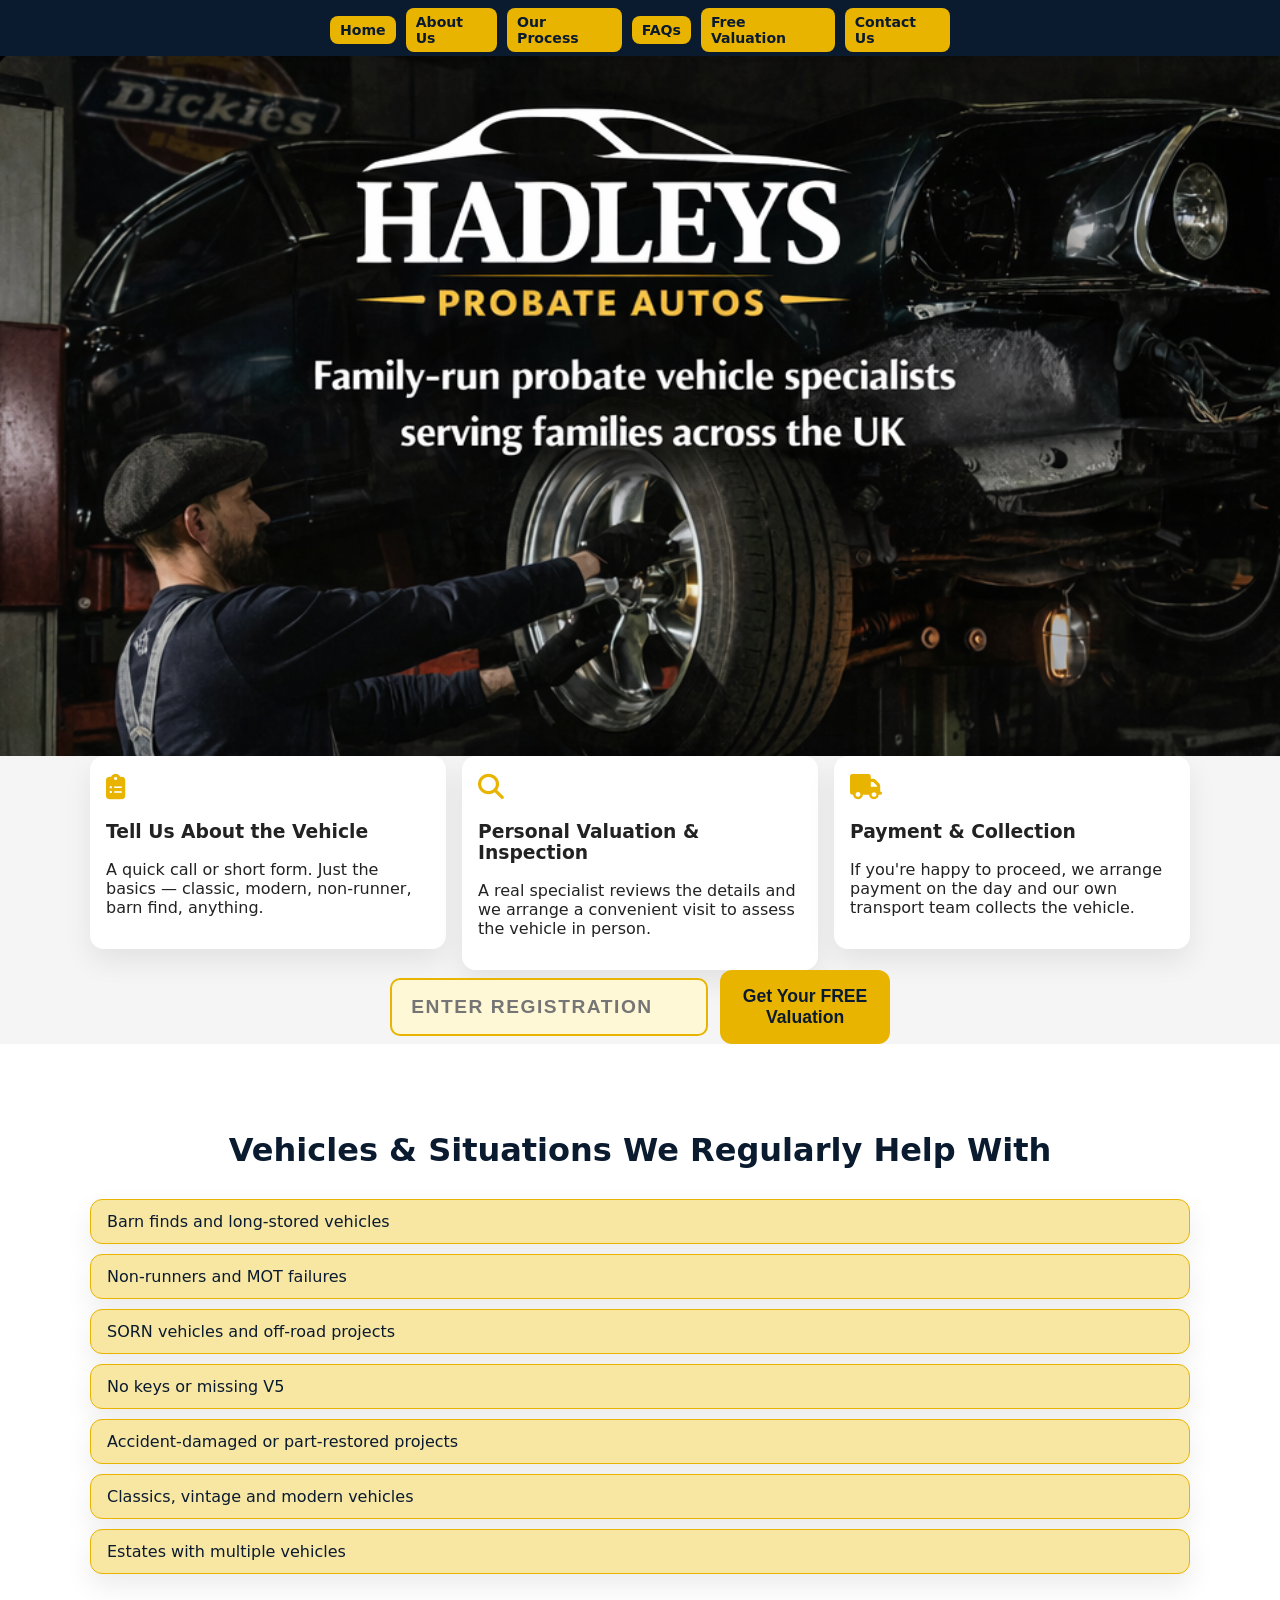
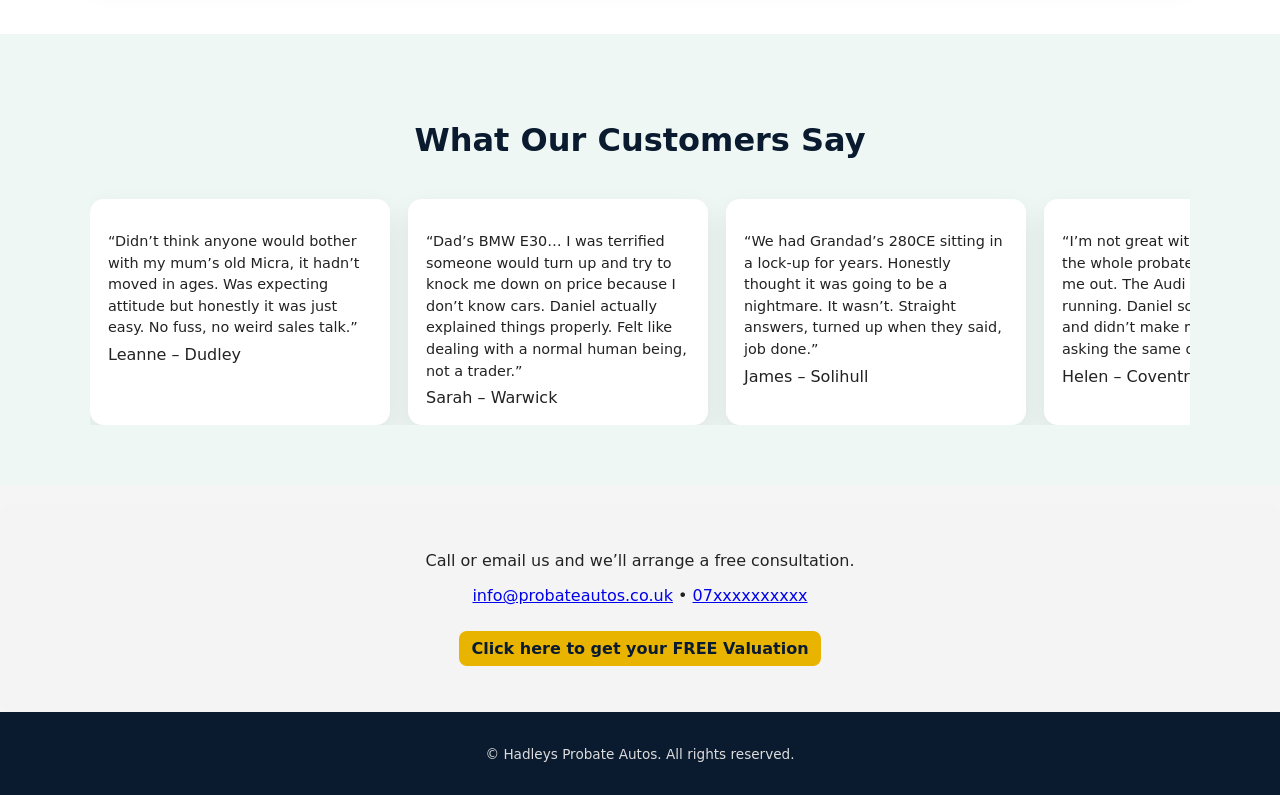
<file: index.html>
<!doctype html>
<html lang="en">
<head>
  <meta charset="UTF-8" />
  <meta name="viewport" content="width=device-width, initial-scale=1.0" />
  <meta name="google-site-verification" content="FSRG8qV-TcaPkcR6ynkp--tTQtx1Qgg_col9G17Lcns" />

  <title>Probate Vehicle Specialists | Hadleys Probate Autos</title>

  <meta name="description" content="Hadleys Probate Autos provide specialist probate vehicle valuations, inspections and nationwide collection. We buy classic, vintage and modern vehicles in any condition across the UK." />

  <link rel="canonical" href="https://probateautos.co.uk/" />

  <meta name="robots" content="index, follow" />
  <meta name="author" content="Hadleys Probate Autos" />

  <link rel="stylesheet" href="https://cdnjs.cloudflare.com/ajax/libs/font-awesome/6.5.1/css/all.min.css" />
  <link rel="stylesheet" href="css/style.css" />

  <!-- LocalBusiness Schema -->
  <script type="application/ld+json">
  {
    "@context": "https://schema.org",
    "@type": "LocalBusiness",
    "@id": "https://probateautos.co.uk/#business",
    "name": "Hadleys Probate Autos",
    "url": "https://probateautos.co.uk/",
    "description": "Specialists in probate vehicle valuations, inspections and nationwide collection. We buy classic, vintage and modern vehicles in any condition.",
    "areaServed": {
      "@type": "AdministrativeArea",
      "name": "West Midlands"
    },
    "email": "info@probateautos.co.uk",
    "telephone": "+447555068240",
    "image": "https://probateautos.co.uk/images/hero.jpg",
    "serviceArea": {
      "@type": "Country",
      "name": "United Kingdom"
    }
  }
  </script>

</head>

<body>

<nav class="nav">
  <div class="nav-inner">
    <button class="nav-toggle" aria-label="Toggle navigation">
      <i class="fa-solid fa-bars"></i>
    </button>

    <ul class="nav-menu">
      <li><a href="/">Home</a></li>
      <li><a href="/about.html">About Us</a></li>
      <li><a href="/process.html">Our Process</a></li>
      <li><a href="/faqs.html">FAQs</a></li>
      <li><a href="/valuation.html">Free Valuation</a></li>
      <li><a href="/contact.html">Contact Us</a></li>
    </ul>
  </div>
</nav>

<main>
<header id="hero" class="home-hero"></header>

<div class="hero-steps">
  <article class="hero-step">
    <div class="hero-step-icon"><i class="fa-solid fa-clipboard-list"></i></div>
    <h3>Tell Us About the Vehicle</h3>
    <p>A quick call or short form. Just the basics — classic, modern, non‑runner, barn find, anything.</p>
  </article>

  <article class="hero-step">
    <div class="hero-step-icon"><i class="fa-solid fa-magnifying-glass"></i></div>
    <h3>Personal Valuation & Inspection</h3>
    <p>A real specialist reviews the details and we arrange a convenient visit to assess the vehicle in person.</p>
  </article>

  <article class="hero-step">
    <div class="hero-step-icon"><i class="fa-solid fa-truck"></i></div>
    <h3>Payment & Collection</h3>
    <p>If you're happy to proceed, we arrange payment on the day and our own transport team collects the vehicle.</p>
  </article>
</div>


  <div class="container hero-inner">
   

    <form action="/valuation.html" method="GET" class="numberplate-form">
      <input type="text" name="reg" class="numberplate-input" placeholder="ENTER REGISTRATION" aria-label="Vehicle registration" />
      <button type="submit" class="numberplate-btn">Get Your FREE Valuation</button>
    </form>
  </div>
<section class="section section-conditions">
  <div class="container">
    <h2>Vehicles & Situations We Regularly Help With</h2>
    <ul class="conditions-list">
      <li>Barn finds and long‑stored vehicles</li>
      <li>Non‑runners and MOT failures</li>
      <li>SORN vehicles and off-road projects</li>
      <li>No keys or missing V5</li>
      <li>Accident‑damaged or part‑restored projects</li>
      <li>Classics, vintage and modern vehicles</li>
      <li>Estates with multiple vehicles</li>
    </ul>
  </div>
</section>

<section class="section section-testimonials">
  <div class="container">
    <h2>What Our Customers Say</h2>

    <div class="testimonial-slider">
<div class="testimonial-track">

  <div class="testimonial-card">
    <p>“Didn’t think anyone would bother with my mum’s old Micra, it hadn’t moved in ages. Was expecting attitude but honestly it was just easy. No fuss, no weird sales talk.”</p>
    <span>Leanne – Dudley</span>
  </div>

  <div class="testimonial-card">
    <p>“Dad’s BMW E30… I was terrified someone would turn up and try to knock me down on price because I don’t know cars. Daniel actually explained things properly. Felt like dealing with a normal human being, not a trader.”</p>
    <span>Sarah – Warwick</span>
  </div>

  <div class="testimonial-card">
    <p>“We had Grandad’s 280CE sitting in a lock‑up for years. Honestly thought it was going to be a nightmare. It wasn’t. Straight answers, turned up when they said, job done.”</p>
    <span>James – Solihull</span>
  </div>

  <div class="testimonial-card">
    <p>“I’m not great with paperwork and the whole probate thing stressed me out. The Audi 100 wasn’t even running. Daniel sorted the DVLA bit and didn’t make me feel daft for asking the same question twice.”</p>
    <span>Helen – Coventry</span>
  </div>

  <div class="testimonial-card">
    <p>“The Porsche 944 was in bits. Literally bits. I thought they’d laugh. Dan just shrugged and said he’d seen worse. Made me feel a lot less embarrassed about the state of it.”</p>
    <span>Martin – Leicester</span>
  </div>

  <div class="testimonial-card">
    <p>“Uncle’s E34 had mould inside and a family of spiders living in it. Didn’t even flinch. Treated it like a proper car, not scrap metal. Respect for that.”</p>
    <span>Priya – Wolverhampton</span>
  </div>

  <div class="testimonial-card">
    <p>“This was emotional for us. Dad’s W124 still had his coat in the back. Daniel didn’t rush anything. Let us talk it through. That meant more than the money.”</p>
    <span>Harris – Derby</span>
  </div>

  <div class="testimonial-card">
    <p>“The Quattro needed everything doing. Everyone else acted like it was a burden. These guys didn’t. Straightforward, fair, and actually knew what they were looking at.”</p>
    <span>Andrew – Nottingham</span>
  </div>

  <div class="testimonial-card">
    <p>“Our 1983 Golf GTI had been in the garage since forever. Dan got excited about it which honestly made the whole thing feel less heavy. Nice change from the usual ‘what’s your lowest price’ nonsense.”</p>
    <span>Rebecca – Birmingham</span>
  </div>

  <div class="testimonial-card">
    <p>“My brother’s E28 meant a lot to him. We didn’t want it going to someone who’d strip it. You kept us updated and didn’t mess us about. Appreciate that.”</p>
    <span>Tom – Worcester</span>
  </div>

  <div class="testimonial-card">
    <p>“I was dreading sorting my husband’s W123. I kept putting it off. You didn’t make me feel guilty or pressured. Just helped me get it done.”</p>
    <span>Janet – Kidderminster</span>
  </div>

  <div class="testimonial-card">
    <p>“We had two cars to deal with from the estate. One classic, one just a normal runaround. Treated both the same — fairly. No nonsense.”</p>
    <span>Patel – Leicester</span>
  </div>

  <div class="testimonial-card">
    <p>“The E36 was basically green from sitting outside. I thought they’d refuse it. Nope. Sorted it, didn’t judge, didn’t make comments. Just got on with it.”</p>
    <span>Chris – Rugby</span>
  </div>

  <div class="testimonial-card">
    <p>“The 924 was buried under boxes in the barn. I warned Daniel it was rough. He just laughed and said he’d seen worse. Made the whole thing feel less stressful.”</p>
    <span>Laura – Stratford‑upon‑Avon</span>
  </div>

  <div class="testimonial-card">
    <p>“We didn’t know what to do with the BMW E21. It hadn’t run since the early 2000s. You explained everything clearly and didn’t make us feel rushed. Proper service.”</p>
    <span>Emily – Dudley</span>
  </div>

</div>


      </div>
    </div>
  </div>
</section>

<div class="faq-contact" style="text-align:center;margin-top:20px;">
  <p>Call or email us and we’ll arrange a free consultation.</p>
  <p><a href="mailto:info@probateautos.co.uk">info@probateautos.co.uk</a> • <a href="tel:07xxxxxxxxxx">07xxxxxxxxxx</a></p>
  <p><a class="cta" href="/valuation.html" style="background:var(--gold);color:var(--navy);padding:8px 12px;border-radius:8px;text-decoration:none;">Click here to get your FREE Valuation</a></p>
</div>

</main>

<footer class="footer">
  <div class="container footer-inner">
    <p>&copy; <span id="year"></span> Hadleys Probate Autos. All rights reserved.</p>
  </div>
</footer>

<script src="js/main.js"></script>
</body>
</html>
</file>
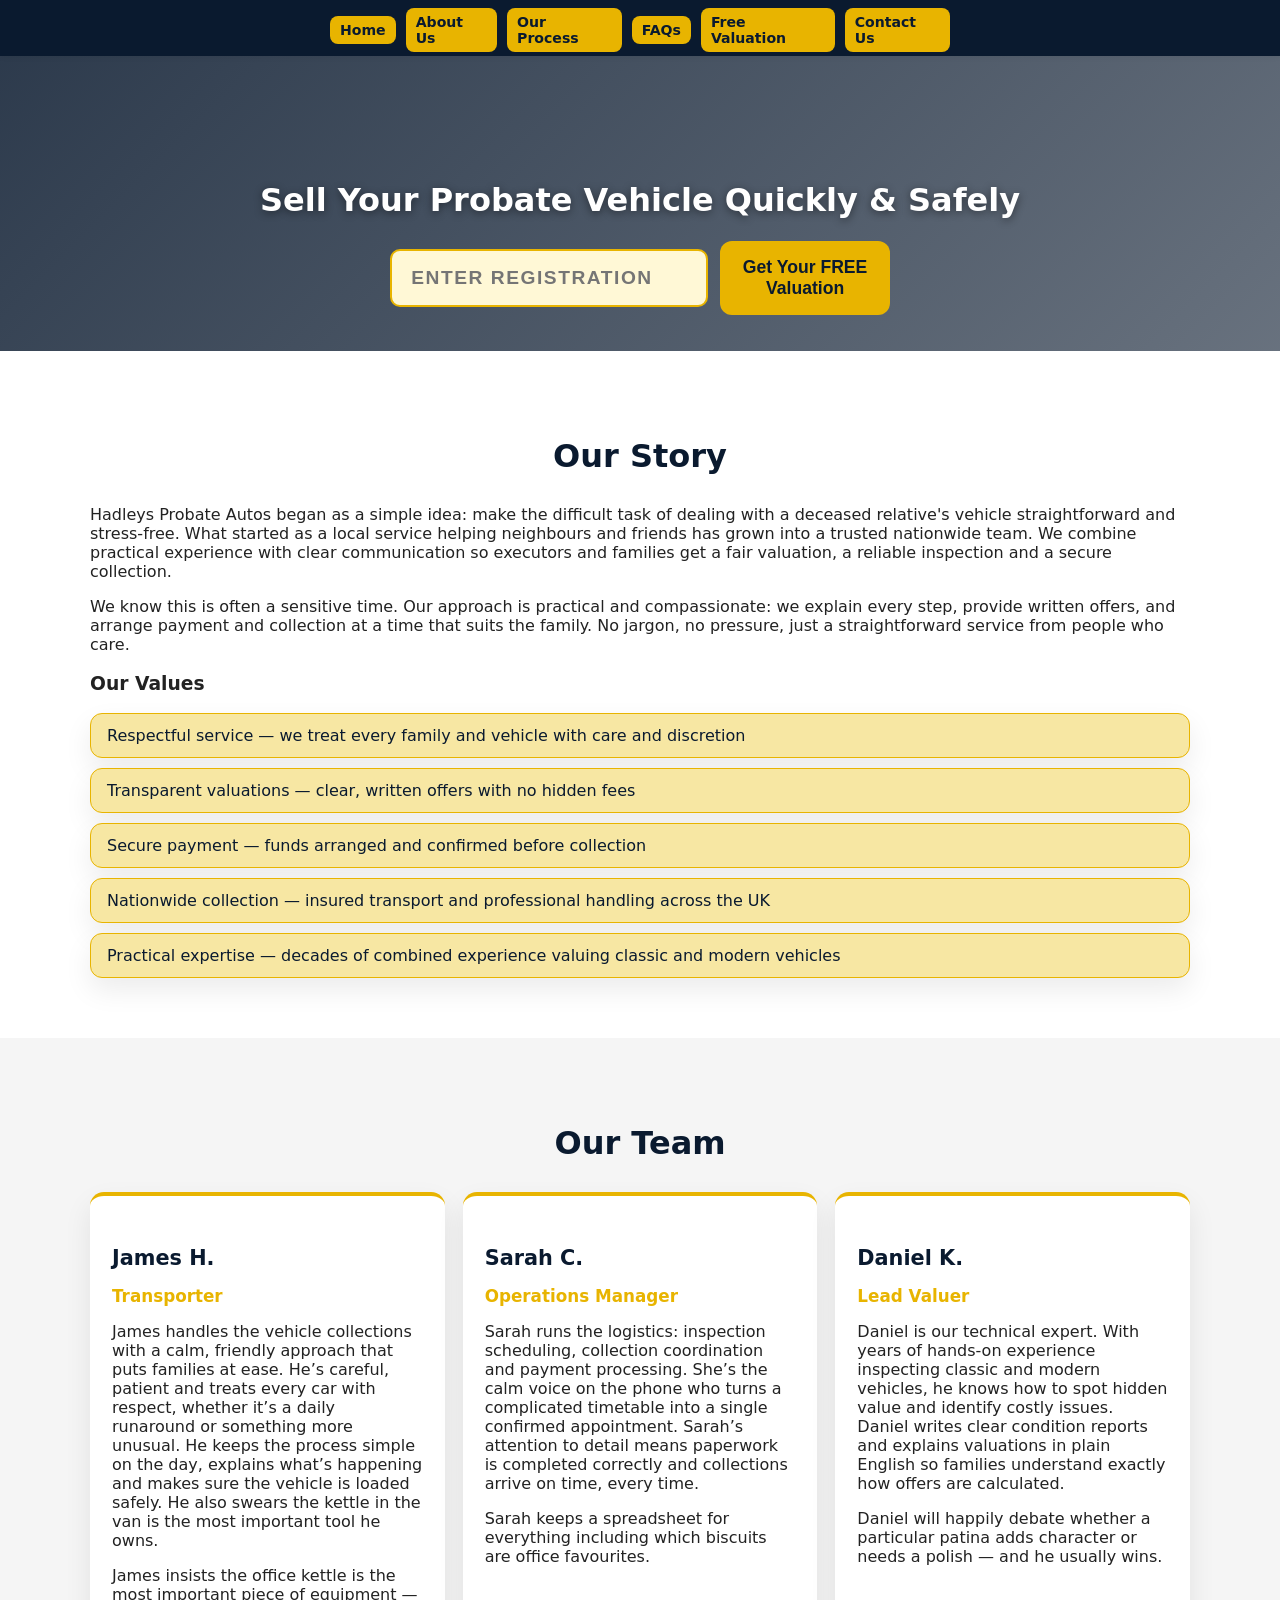
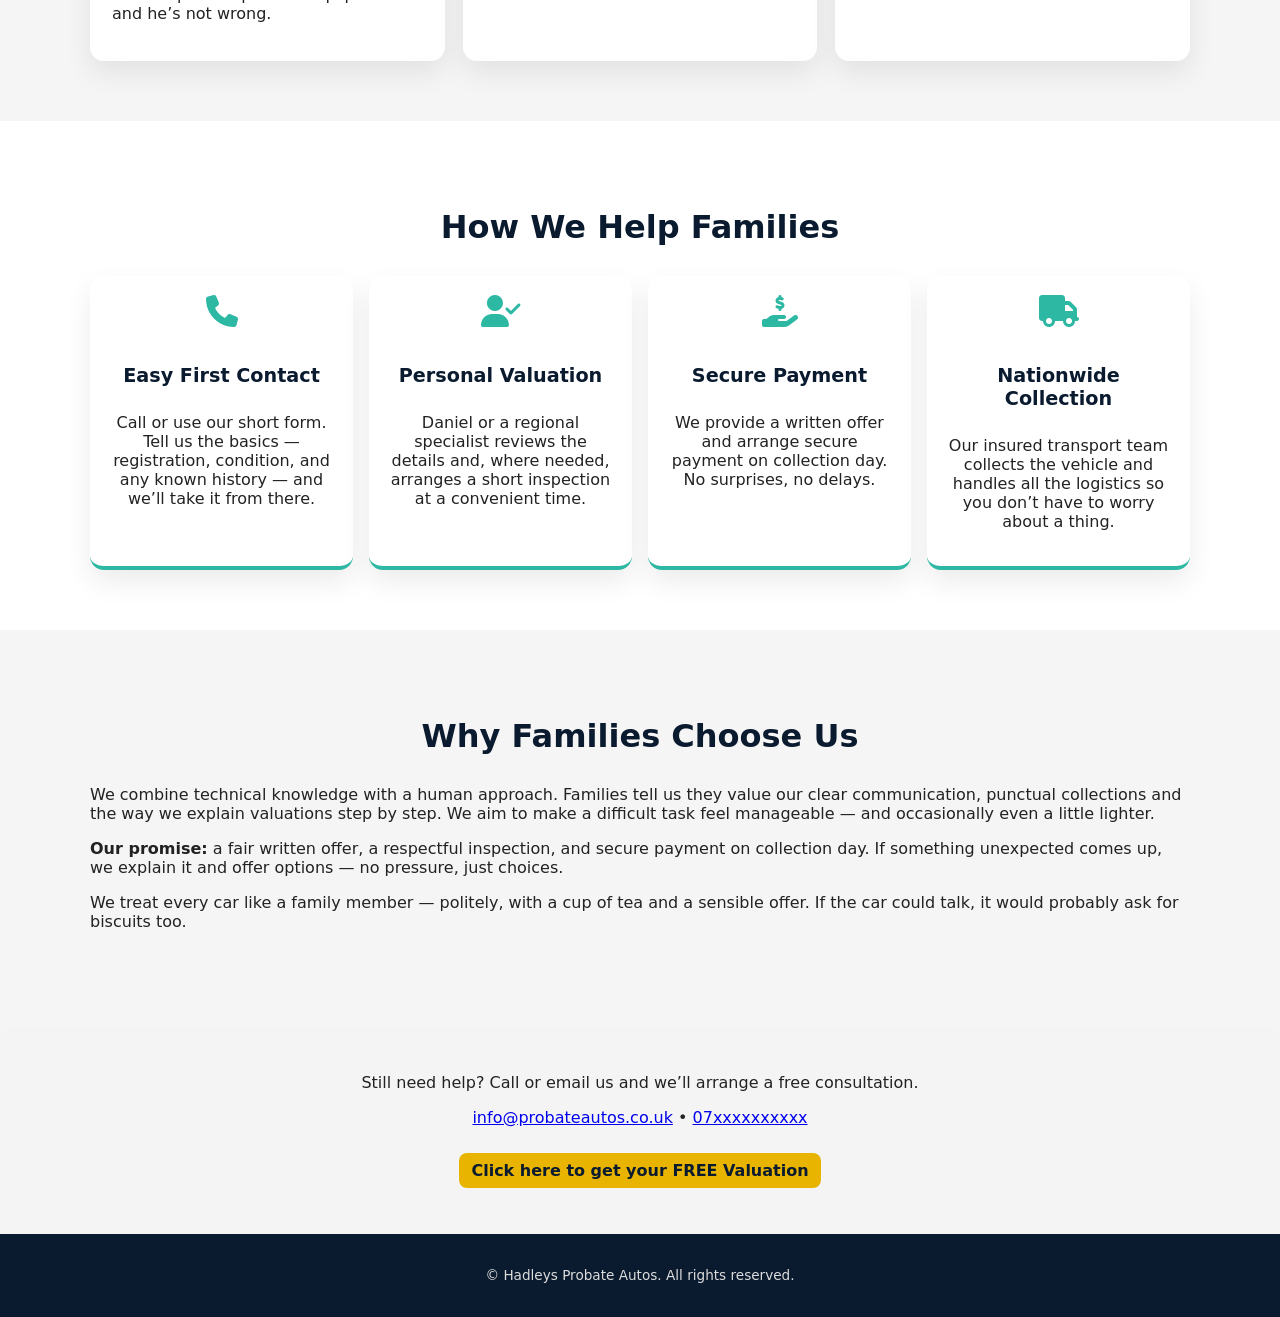
<file: about.html>
<!doctype html>
<html lang="en">
  <head>
    <meta charset="utf-8" />
    <meta name="viewport" content="width=device-width,initial-scale=1" />
    <title>About Us — Hadleys Probate Autos</title>
    <meta name="description" content="Hadleys Probate Autos — Specialists in probate vehicle valuations, inspections and nationwide collection." />
    <link rel="stylesheet" href="https://cdnjs.cloudflare.com/ajax/libs/font-awesome/6.5.1/css/all.min.css" />
    <link rel="stylesheet" href="css/style.css" />
  </head>

  <body>

    <!-- NAVIGATION -->
    <nav class="nav">
      <div class="nav-inner">
        <button class="nav-toggle" aria-label="Toggle navigation" aria-expanded="false">
          <i class="fa-solid fa-bars"></i>
        </button>

        <ul class="nav-menu" role="menubar" aria-label="Main navigation">
          <li role="none"><a role="menuitem" href="index.html">Home</a></li>
          <li role="none"><a role="menuitem" href="about.html" aria-current="page">About Us</a></li>
          <li role="none"><a role="menuitem" href="process.html">Our Process</a></li>
          <li role="none"><a role="menuitem" href="faqs.html">FAQs</a></li>
          <li role="none"><a role="menuitem" href="valuation.html">Free Valuation</a></li>
          <li role="none"><a role="menuitem" href="contact.html">Contact Us</a></li>
        </ul>
      </div>
    </nav>

    <main>

      <!-- HERO -->
      <header id="hero" class="page-hero">
        <div class="container hero-inner">
          <h1 class="hero-title">Sell Your Probate Vehicle Quickly & Safely</h1>

          <form action="valuation.html" method="GET" class="numberplate-form">
            <input type="text" name="reg" class="numberplate-input" placeholder="ENTER REGISTRATION" />
            <button type="submit" class="numberplate-btn">Get Your FREE Valuation</button>
          </form>
        </div>
      </header>

      <section class="section">
        <div class="container">
          <h2>Our Story</h2>
          <p>Hadleys Probate Autos began as a simple idea: make the difficult task of dealing with a deceased relative's vehicle straightforward and stress-free. What started as a local service helping neighbours and friends has grown into a trusted nationwide team. We combine practical experience with clear communication so executors and families get a fair valuation, a reliable inspection and a secure collection.</p>

          <p>We know this is often a sensitive time. Our approach is practical and compassionate: we explain every step, provide written offers, and arrange payment and collection at a time that suits the family. No jargon, no pressure, just a straightforward service from people who care.</p>

          <h3>Our Values</h3>
          <ul class="conditions-list">
            <li>Respectful service — we treat every family and vehicle with care and discretion</li>
            <li>Transparent valuations — clear, written offers with no hidden fees</li>
            <li>Secure payment — funds arranged and confirmed before collection</li>
            <li>Nationwide collection — insured transport and professional handling across the UK</li>
            <li>Practical expertise — decades of combined experience valuing classic and modern vehicles</li>
          </ul>
        </div>
      </section>

      <section class="section">
        <div class="container">
          <h2>Our Team</h2>

          <div class="about-grid">
            <div class="about-item">
              <h4>James H.</h4>
              <p><strong>Transporter</strong></p>
              <p>James handles the vehicle collections with a calm, friendly approach that puts families at ease. He’s careful, patient and treats every car with respect, whether it’s a daily runaround or something more unusual. He keeps the process simple on the day, explains what’s happening and makes sure the vehicle is loaded safely. He also swears the kettle in the van is the most important tool he owns.</p>
              <p>James insists the office kettle is the most important piece of equipment — and he’s not wrong.</p>
            </div>

            <div class="about-item">
              <h4>Sarah C.</h4>
              <p><strong>Operations Manager</strong></p>
              <p>Sarah runs the logistics: inspection scheduling, collection coordination and payment processing. She’s the calm voice on the phone who turns a complicated timetable into a single confirmed appointment. Sarah’s attention to detail means paperwork is completed correctly and collections arrive on time, every time.</p>
              <p>Sarah keeps a spreadsheet for everything including which biscuits are office favourites.</p>
            </div>

            <div class="about-item">
              <h4>Daniel K.</h4>
              <p><strong>Lead Valuer</strong></p>
              <p>Daniel is our technical expert. With years of hands-on experience inspecting classic and modern vehicles, he knows how to spot hidden value and identify costly issues. Daniel writes clear condition reports and explains valuations in plain English so families understand exactly how offers are calculated.</p>
              <p>Daniel will happily debate whether a particular patina adds character or needs a polish — and he usually wins.</p>
            </div>
          </div>
        </div>
      </section>

      <section class="section">
        <div class="container">
          <h2>How We Help Families</h2>

          <div class="tile-grid">
            <div class="tile">
              <i class="fa-solid fa-phone"></i>
              <h4>Easy First Contact</h4>
              <p>Call or use our short form. Tell us the basics — registration, condition, and any known history — and we’ll take it from there.</p>
            </div>

            <div class="tile">
              <i class="fa-solid fa-user-check"></i>
              <h4>Personal Valuation</h4>
              <p>Daniel or a regional specialist reviews the details and, where needed, arranges a short inspection at a convenient time.</p>
            </div>

            <div class="tile">
              <i class="fa-solid fa-hand-holding-dollar"></i>
              <h4>Secure Payment</h4>
              <p>We provide a written offer and arrange secure payment on collection day. No surprises, no delays.</p>
            </div>

            <div class="tile">
              <i class="fa-solid fa-truck"></i>
              <h4>Nationwide Collection</h4>
              <p>Our insured transport team collects the vehicle and handles all the logistics so you don’t have to worry about a thing.</p>
            </div>
          </div>
        </div>
      </section>

      <section class="section">
        <div class="container">
          <h2>Why Families Choose Us</h2>
          <p>We combine technical knowledge with a human approach. Families tell us they value our clear communication, punctual collections and the way we explain valuations step by step. We aim to make a difficult task feel manageable — and occasionally even a little lighter.</p>

          <p><strong>Our promise:</strong> a fair written offer, a respectful inspection, and secure payment on collection day. If something unexpected comes up, we explain it and offer options — no pressure, just choices.</p>

          <p>We treat every car like a family member — politely, with a cup of tea and a sensible offer. If the car could talk, it would probably ask for biscuits too.</p>
        </div>
      </section>

      <!-- Footer contact CTA -->
      <div class="faq-contact" style="text-align:center;margin-top:20px;">
        <p>Still need help? Call or email us and we’ll arrange a free consultation.</p>
        <p><a href="mailto:info@probateautos.co.uk">info@probateautos.co.uk</a> • <a href="tel:07xxxxxxxxxx">07xxxxxxxxxx</a></p>
        <p><a class="cta" href="valuation.html" style="background:var(--gold);color:var(--navy);padding:8px 12px;border-radius:8px;text-decoration:none;">Click here to get your FREE Valuation</a></p>
      </div>

    </main>

    <footer class="footer">
      <div class="container footer-inner">
        <p>&copy; <span id="year"></span> Hadleys Probate Autos. All rights reserved.</p>
      </div>
    </footer>

    <script src="js/main.js"></script>

  </body>
</html>
</file>
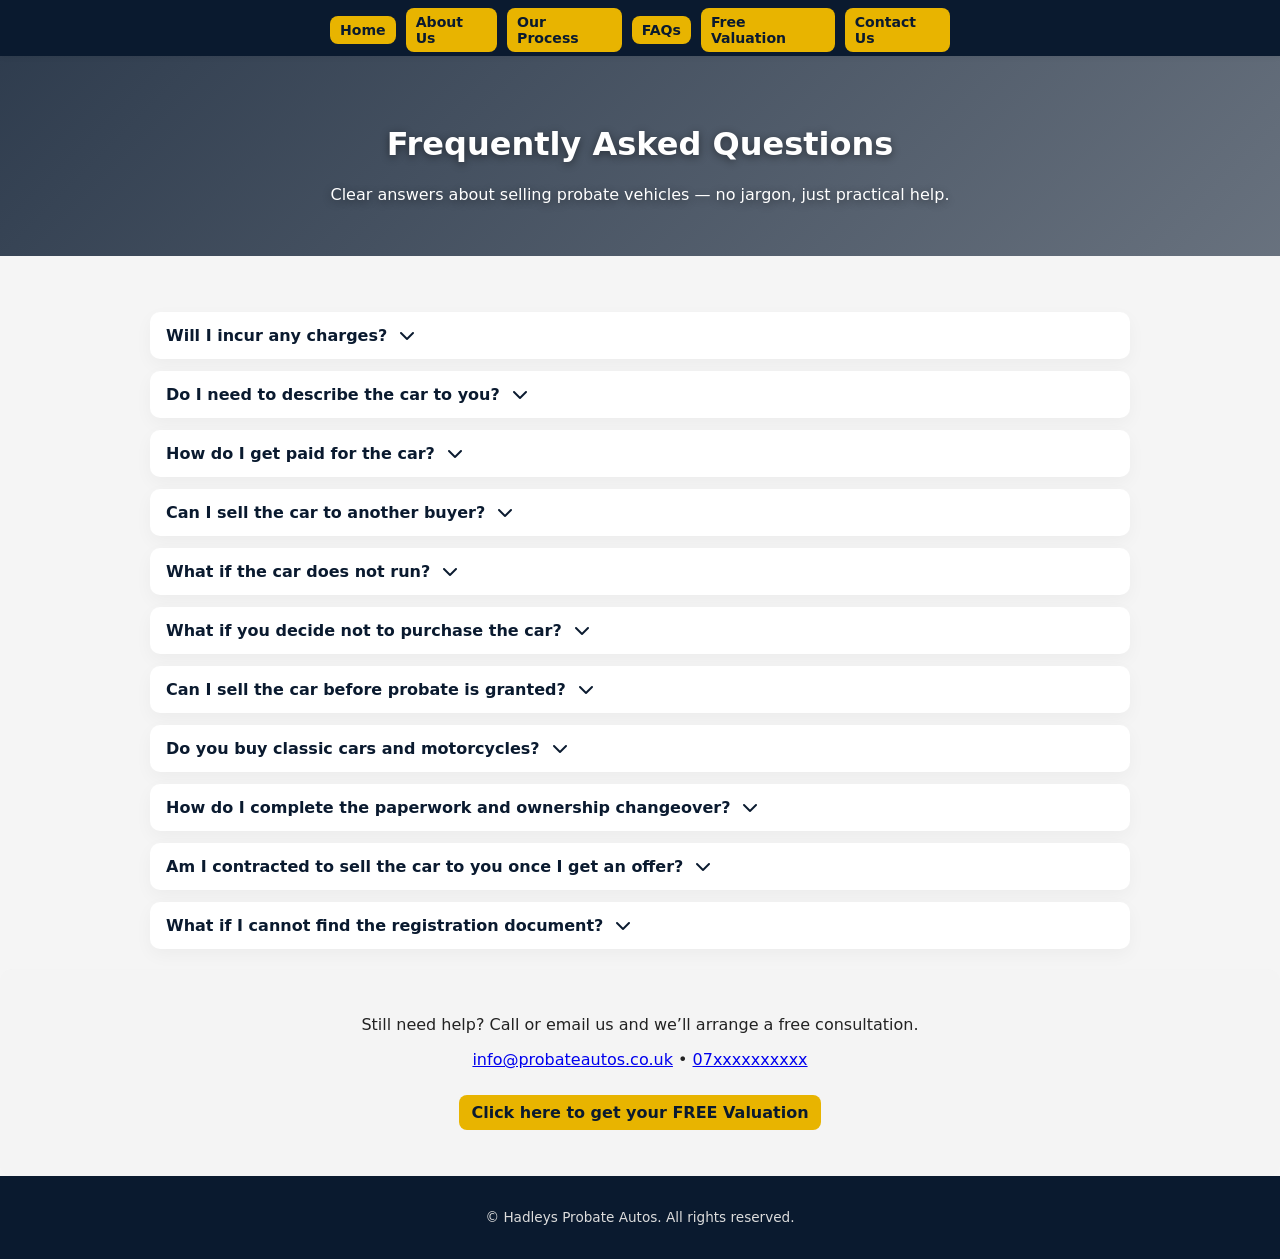
<file: faqs.html>
<!doctype html>
<html lang="en">
  <head>
    <meta charset="utf-8" />
    <meta name="viewport" content="width=device-width,initial-scale=1" />
    <title>FAQ — Hadleys Probate Autos</title>
    <meta name="description" content="Frequently asked questions about selling probate vehicles with Hadleys Probate Autos. Clear answers, no jargon." />
    <link rel="stylesheet" href="https://cdnjs.cloudflare.com/ajax/libs/font-awesome/6.5.1/css/all.min.css" />
    <link rel="stylesheet" href="css/style.css" />
  </head>
<script src="js/main.js"></script>
  <body>

    <!-- NAVIGATION -->
    <nav class="nav">
      <div class="nav-inner">
        <button class="nav-toggle" aria-label="Toggle navigation" aria-expanded="false">
          <i class="fa-solid fa-bars"></i>
        </button>

        <ul class="nav-menu" role="menubar" aria-label="Main navigation">
          <li role="none"><a role="menuitem" href="index.html">Home</a></li>
          <li role="none"><a role="menuitem" href="about.html">About Us</a></li>
          <li role="none"><a role="menuitem" href="process.html">Our Process</a></li>
          <li role="none"><a role="menuitem" href="faqs.html" aria-current="page">FAQs</a></li>
          <li role="none"><a role="menuitem" href="valuation.html">Free Valuation</a></li>
          <li role="none"><a role="menuitem" href="contact.html">Contact Us</a></li>
        </ul>
      </div>
    </nav>

    <!-- HERO -->
    <header class="page-hero">
      <div class="container">
        <h1 class="hero-title">Frequently Asked Questions</h1>
        <p class="hero-subtitle">Clear answers about selling probate vehicles — no jargon, just practical help.</p>
      </div>
    </header>

    <main>

      <section class="faq-section">
        <div class="container">

          <div class="faq-list" role="list" aria-label="Frequently asked questions">

            <details role="listitem" aria-expanded="false">
              <summary aria-controls="faq1">
                Will I incur any charges?
                <span class="chev" aria-hidden="true"><i class="fa-solid fa-chevron-down"></i></span>
              </summary>
              <div id="faq1" class="faq-body">
                No — our valuation service is free. We do not charge executors or families for advice, inspections or valuations even if we do not buy the vehicle. If we do buy the car, any agreed fees or costs will be included in the written offer so there are no surprise deductions.
              </div>
            </details>

            <details role="listitem" aria-expanded="false">
              <summary aria-controls="faq2">
                Do I need to describe the car to you?
                <span class="chev" aria-hidden="true"><i class="fa-solid fa-chevron-down"></i></span>
              </summary>
              <div id="faq2" class="faq-body">
                A short description is helpful — registration, general condition, known faults and any special history. That lets us give a quick indication of value. For a firm offer we usually request photos or arrange a short inspection so our lead valuer can confirm condition and any special features.
              </div>
            </details>

            <details role="listitem" aria-expanded="false">
              <summary aria-controls="faq3">
                How do I get paid for the car?
                <span class="chev" aria-hidden="true"><i class="fa-solid fa-chevron-down"></i></span>
              </summary>
              <div id="faq3" class="faq-body">
                Payment is arranged before collection and is typically made by bank transfer on the day of collection. We confirm payment details in writing and provide a receipt. If you prefer an alternative secure method, tell us and we’ll accommodate where possible.
              </div>
            </details>

            <details role="listitem" aria-expanded="false">
              <summary aria-controls="faq4">
                Can I sell the car to another buyer?
                <span class="chev" aria-hidden="true"><i class="fa-solid fa-chevron-down"></i></span>
              </summary>
              <div id="faq4" class="faq-body">
                Yes — you are free to accept any offer. We provide a written offer and a clear window to accept. If you choose another buyer, simply let us know and we’ll close the enquiry without charge.
              </div>
            </details>

            <details role="listitem" aria-expanded="false">
              <summary aria-controls="faq5">
                What if the car does not run?
                <span class="chev" aria-hidden="true"><i class="fa-solid fa-chevron-down"></i></span>
              </summary>
              <div id="faq5" class="faq-body">
                We buy non-runners and vehicles in any condition. Our valuation will reflect the condition and any recovery costs, and if you accept our offer we arrange insured collection using our transport team.
              </div>
            </details>

            <details role="listitem" aria-expanded="false">
              <summary aria-controls="faq6">
                What if you decide not to purchase the car?
                <span class="chev" aria-hidden="true"><i class="fa-solid fa-chevron-down"></i></span>
              </summary>
              <div id="faq6" class="faq-body">
                If we decide not to proceed we’ll explain why and outline other options — for example auction, specialist dealers or recommended local buyers. Our initial advice is free and impartial.
              </div>
            </details>

            <details role="listitem" aria-expanded="false">
              <summary aria-controls="faq7">
                Can I sell the car before probate is granted?
                <span class="chev" aria-hidden="true"><i class="fa-solid fa-chevron-down"></i></span>
              </summary>
              <div id="faq7" class="faq-body">
                In many cases yes — executors or those with legal authority can sell. If probate or letters of administration are required, we explain the paperwork needed and can delay collection until the legal documents are in place. We always advise on the safest route for your situation.
              </div>
            </details>

            <details role="listitem" aria-expanded="false">
              <summary aria-controls="faq8">
                Do you buy classic cars and motorcycles?
                <span class="chev" aria-hidden="true"><i class="fa-solid fa-chevron-down"></i></span>
              </summary>
              <div id="faq8" class="faq-body">
                Yes — we buy classic and modern cars and motorcycles. Classics are assessed for provenance, condition and market demand; our lead valuer will explain how any rarity or history affects value.
              </div>
            </details>

            <details role="listitem" aria-expanded="false">
              <summary aria-controls="faq9">
                How do I complete the paperwork and ownership changeover?
                <span class="chev" aria-hidden="true"><i class="fa-solid fa-chevron-down"></i></span>
              </summary>
              <div id="faq9" class="faq-body">
                We guide you through the paperwork. We provide a clear checklist of documents required (V5 logbook, proof of authority, ID) and complete the transfer with you at collection. If documents are missing we explain acceptable alternatives and next steps.
              </div>
            </details>

            <details role="listitem" aria-expanded="false">
              <summary aria-controls="faq10">
                Am I contracted to sell the car to you once I get an offer?
                <span class="chev" aria-hidden="true"><i class="fa-solid fa-chevron-down"></i></span>
              </summary>
              <div id="faq10" class="faq-body">
                No — a written offer is just that: an offer. You are free to accept or decline. We will confirm the offer validity period in writing so you have time to consider your options.
              </div>
            </details>

            <details role="listitem" aria-expanded="false">
              <summary aria-controls="faq11">
                What if I cannot find the registration document?
                <span class="chev" aria-hidden="true"><i class="fa-solid fa-chevron-down"></i></span>
              </summary>
              <div id="faq11" class="faq-body">
                If the V5 is missing we explain the replacement process and acceptable alternatives for transfer. We can still provide an indicative valuation but collection may be delayed until paperwork is resolved.
              </div>
            </details>

          </div>

        </div>
      </section>

      <!-- CTA -->
      <div class="faq-contact" style="text-align:center;margin-top:20px;">
        <p>Still need help? Call or email us and we’ll arrange a free consultation.</p>
        <p><a href="mailto:info@probateautos.co.uk">info@probateautos.co.uk</a> • <a href="tel:07802456321">07xxxxxxxxxx</a></p>
        <p><a class="cta" href="valuation.html" style="background:var(--gold);color:var(--navy);padding:8px 12px;border-radius:8px;text-decoration:none;">Click here to get your FREE Valuation</a></p>
      </div>

    </main>

    <footer class="footer">
      <div class="container footer-inner">
        <p>&copy; <span id="year"></span> Hadleys Probate Autos. All rights reserved.</p>
      </div>
    </footer>

  </body>
</html>
</file>
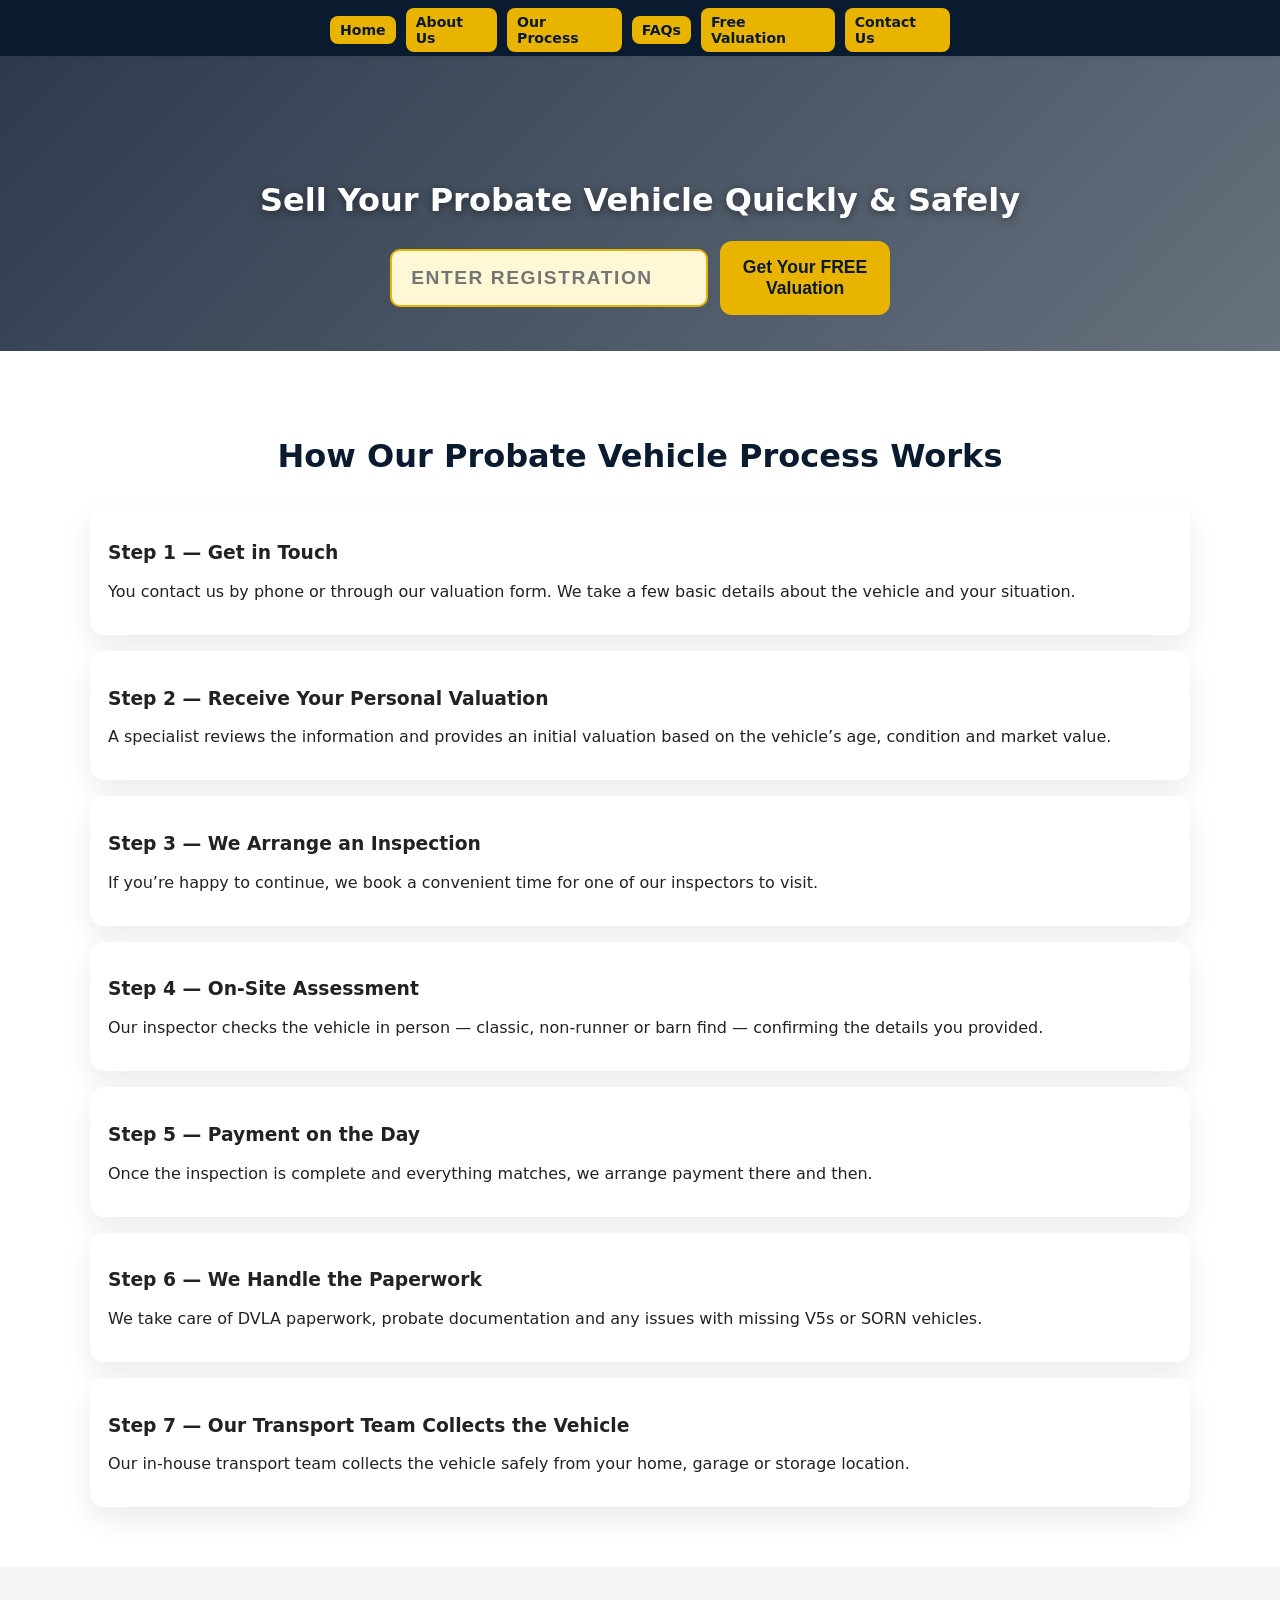
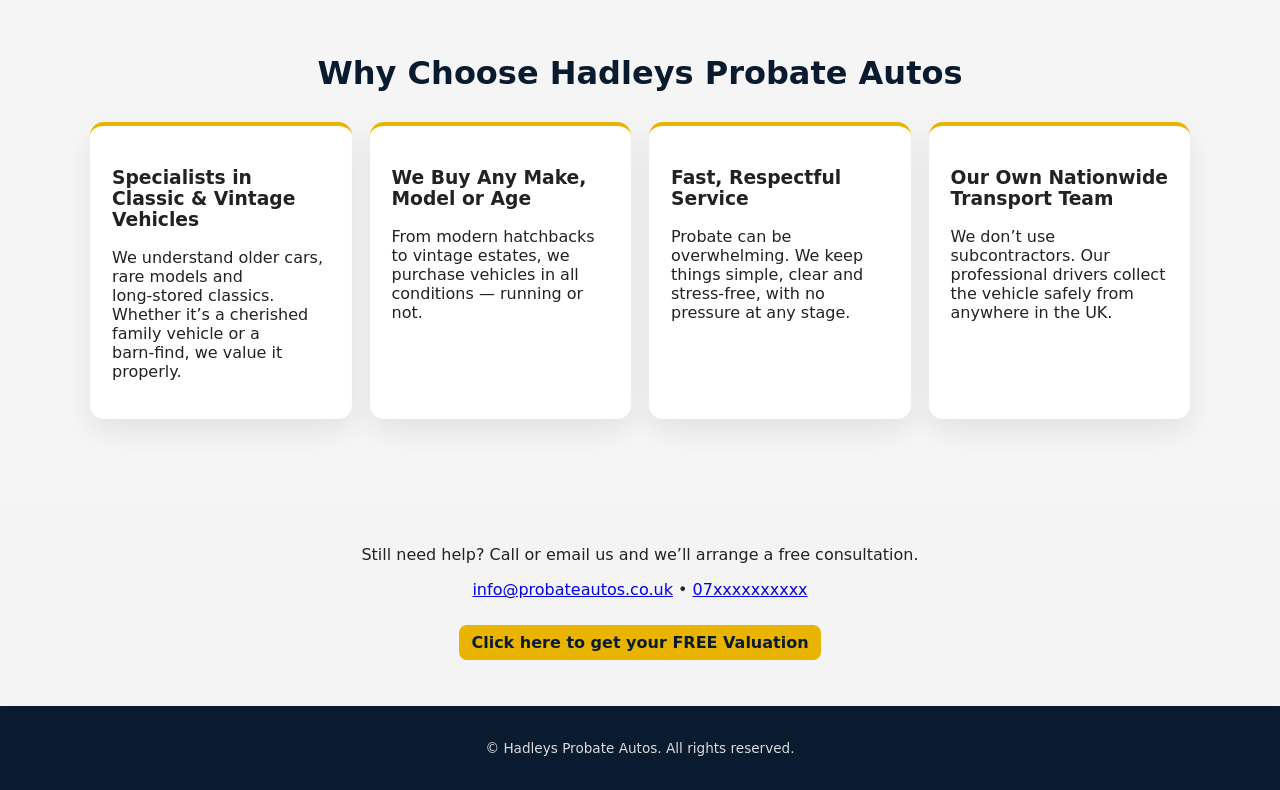
<file: process.html>
<!doctype html>
<html lang="en">
  <head>
    <meta charset="UTF-8" />
    <meta name="viewport" content="width=device-width, initial-scale=1.0" />
    <meta
      name="description"
      content="Hadleys Probate Autos – Specialists in probate vehicle valuations, inspections and nationwide collection. We buy classic, vintage and modern vehicles in any condition."
    />
    <meta
      name="keywords"
      content="probate car buyer, probate vehicle valuation, sell deceased estate car, classic car probate, vehicle probate service"
    />
    <meta name="author" content="Hadleys Probate Autos" />
    <title>Hadleys Probate Autos – Probate Vehicle Specialists</title>

    <link
      rel="stylesheet"
      href="https://cdnjs.cloudflare.com/ajax/libs/font-awesome/6.5.1/css/all.min.css"
    />
    <link rel="stylesheet" href="css/style.css" />
  </head>
<script src="js/main.js"></script>
<body>

<!-- NAVIGATION -->
<nav class="nav">
  <div class="nav-inner">
    <button class="nav-toggle" aria-label="Toggle navigation">
      <i class="fa-solid fa-bars"></i>
    </button>

    <ul class="nav-menu">
      <li><a href="index.html">Home</a></li>
      <li><a href="about.html">About Us</a></li>
      <li><a href="process.html" aria-current="page">Our Process</a></li>
      <li><a href="faqs.html">FAQs</a></li>
      <li><a href="valuation.html">Free Valuation</a></li>
      <li><a href="contact.html">Contact Us</a></li>
    </ul>
  </div>
</nav>

<main>

<!-- HERO -->
<header id="hero" class="page-hero">
  <div class="container hero-inner">
    <h1 class="hero-title">Sell Your Probate Vehicle Quickly & Safely</h1>

    <form action="valuation.html" method="GET" class="numberplate-form">
      <input type="text" name="reg" class="numberplate-input" placeholder="ENTER REGISTRATION" />
      <button type="submit" class="numberplate-btn">Get Your FREE Valuation</button>
    </form>
  </div>
</header>

<!-- 7‑STEP PROCESS -->
<section class="section section-process">
  <div class="container">
    <h2>How Our Probate Vehicle Process Works</h2>

    <ol class="process-list">
      <li>
        <h3>Step 1 — Get in Touch</h3>
        <p>You contact us by phone or through our valuation form. We take a few basic details about the vehicle and your situation.</p>
      </li>

      <li>
        <h3>Step 2 — Receive Your Personal Valuation</h3>
        <p>A specialist reviews the information and provides an initial valuation based on the vehicle’s age, condition and market value.</p>
      </li>

      <li>
        <h3>Step 3 — We Arrange an Inspection</h3>
        <p>If you’re happy to continue, we book a convenient time for one of our inspectors to visit.</p>
      </li>

      <li>
        <h3>Step 4 — On‑Site Assessment</h3>
        <p>Our inspector checks the vehicle in person — classic, non‑runner or barn find — confirming the details you provided.</p>
      </li>

      <li>
        <h3>Step 5 — Payment on the Day</h3>
        <p>Once the inspection is complete and everything matches, we arrange payment there and then.</p>
      </li>

      <li>
        <h3>Step 6 — We Handle the Paperwork</h3>
        <p>We take care of DVLA paperwork, probate documentation and any issues with missing V5s or SORN vehicles.</p>
      </li>

      <li>
        <h3>Step 7 — Our Transport Team Collects the Vehicle</h3>
        <p>Our in‑house transport team collects the vehicle safely from your home, garage or storage location.</p>
      </li>
    </ol>
  </div>
</section>

<!-- WHY CHOOSE US -->
<section class="section section-about">
  <div class="container">
    <h2>Why Choose Hadleys Probate Autos</h2>

    <div class="about-grid">

      <article class="about-item">
        <h3>Specialists in Classic & Vintage Vehicles</h3>
        <p>We understand older cars, rare models and long‑stored classics. Whether it’s a cherished family vehicle or a barn‑find, we value it properly.</p>
      </article>

      <article class="about-item">
        <h3>We Buy Any Make, Model or Age</h3>
        <p>From modern hatchbacks to vintage estates, we purchase vehicles in all conditions — running or not.</p>
      </article>

      <article class="about-item">
        <h3>Fast, Respectful Service</h3>
        <p>Probate can be overwhelming. We keep things simple, clear and stress‑free, with no pressure at any stage.</p>
      </article>

      <article class="about-item">
        <h3>Our Own Nationwide Transport Team</h3>
        <p>We don’t use subcontractors. Our professional drivers collect the vehicle safely from anywhere in the UK.</p>
      </article>

    </div>
  </div>
</section>

<!-- CTA -->
<div class="faq-contact" style="text-align:center;margin-top:20px;">
  <p>Still need help? Call or email us and we’ll arrange a free consultation.</p>
  <p><a href="mailto:info@probateautos.co.uk">info@probateautos.co.uk</a> • <a href="tel:07xxxxxxxxxx">07xxxxxxxxxx</a></p>
  <p><a class="cta" href="valuation.html" style="background:var(--gold);color:var(--navy);padding:8px 12px;border-radius:8px;text-decoration:none;">Click here to get your FREE Valuation</a></p>
</div>

</main>

<footer class="footer">
  <div class="container footer-inner">
    <p>&copy; <span id="year"></span> Hadleys Probate Autos. All rights reserved.</p>
  </div>
</footer>

</body>
</html>
</file>
<file: css/style.css>
/* ------------------------------
   ROOT + GLOBAL
--------------------------------*/
:root{
  --navy:#0A1A2F;
  --gold:#E8B400;
  --teal:#2DB8A3;
  --bg:#F5F5F5;
  --white:#ffffff;
  --nav-height:56px;
  --hero-image:url("https://images.pexels.com/photos/4489732/pexels-photo-4489732.jpeg");
}

*{box-sizing:border-box}

html,body{height:100%}
body{
  margin:0;
  font-family:system-ui,-apple-system,BlinkMacSystemFont,"Segoe UI",sans-serif;
  background:var(--bg);
  color:#222;
}

.container{
  width:min(1100px,100% - 32px);
  margin:0 auto;
}

/* ------------------------------
   NAV
--------------------------------*/
.nav{
  background:var(--navy);
  color:var(--white);
  position:fixed;
  inset:0 0 auto 0;
  z-index:900;
  height:var(--nav-height);
  padding:0 20px;
  display:flex;
  align-items:flex-start;
  box-shadow:0 1px 6px rgba(0,0,0,0.06);
}

.nav-inner{
  width:100%;
  position:relative;
  display:flex;
  align-items:flex-start;
  justify-content:center;
}

.nav-menu{
  position:absolute;
  left:50%;
  top:8px;
  transform:translateX(-50%);
  display:flex;
  gap:10px;
  margin:0;
  padding:0;
  list-style:none;
  align-items:center;
  z-index:905;
  transition:opacity .18s ease,transform .18s ease;
}

.nav-menu a{
  display:inline-block;
  padding:6px 10px;
  border-radius:8px;
  background:var(--gold);
  color:var(--navy);
  font-weight:700;
  font-size:.88rem;
  text-decoration:none;
  transition:transform .12s ease,background .12s ease;
}

.nav-menu a:hover,
.nav-menu a:focus{background:#f1c735;transform:translateY(-1px);outline:none}

.nav-toggle{
  position:absolute;
  right:16px;
  top:8px;
  display:none;
  background:none;
  border:none;
  color:var(--gold);
  font-size:1.6rem;
  cursor:pointer;
  z-index:920;
}

/* MOBILE */
@media (max-width:768px){
  .nav{height:auto;padding:8px 12px}
  .nav-inner{justify-content:space-between;flex-wrap:wrap}
  .nav-menu{position:static;transform:none;display:none;width:100%;flex-direction:column;margin-top:10px;gap:10px;background:var(--navy);padding:10px;border-bottom:1px solid rgba(255,255,255,.04)}
  .nav-menu.show{display:flex}
  .nav-menu li{width:100%}
  .nav-menu a{display:block;width:100%;padding:12px 14px;font-size:1rem;background:var(--gold);color:var(--navy)}
  .nav-toggle{display:block}
}

main,.page-content{padding-top:var(--nav-height)}

/* ------------------------------
   GLOBAL HERO (ALL PAGES)
--------------------------------*/
.page-hero{
  position:relative;
  padding:calc(var(--nav-height) + 28px) 0 36px;
  background:var(--hero-image) center/cover no-repeat;
  color:#fff;
  text-align:center;
  overflow:hidden;
}

.page-hero::before{
  content:"";
  position:absolute;
  inset:0;
  background:linear-gradient(135deg,rgba(10,26,47,.85),rgba(10,26,47,.6));
  z-index:0;
}

.page-hero .container,
.page-hero .hero-inner{
  position:relative;
  z-index:2;
  padding-top:20px;
}

.page-hero .hero-title,
.page-hero .hero-subtitle{
  color:#fff;
  text-shadow:0 2px 8px rgba(0,0,0,.45);
}

/* ------------------------------
   HOMEPAGE HERO OVERRIDES
--------------------------------*/
.page-hero.home-hero{
  background:none !important;
}

.page-hero.home-hero::before{
  content:none !important;
}

.home-hero{
  background:url("../assets/images/homehero2png.png") top center/cover no-repeat;
  min-height:700px;
  padding-top:calc(var(--nav-height) + 40px);
  padding-bottom:40px;
}

@media (max-width:768px){
  .home-hero{
    background:url("../assets/images/mobilehomehero.png") top center/cover no-repeat;
    min-height:250px;
    padding-top:calc(var(--nav-height) + 20px);
    padding-bottom:30px;
  }
}
/* ------------------------------
   HERO STEPS
--------------------------------*/
.hero-steps{
  max-width:1100px;
  margin:0 auto;
  display:grid;
  grid-template-columns:repeat(auto-fit,minmax(240px,1fr));
  gap:16px;
  align-items:start;
}

.hero-step{
  width:100%;
  max-width:420px;
  margin:0 auto;
  background:rgba(255,255,255,.96);
  color:#222;
  border-radius:14px;
  padding:16px;
  box-shadow:0 12px 30px rgba(0,0,0,.25);
}

.hero-step-icon{
  font-size:1.6rem;
  margin-bottom:8px;
  color:var(--gold);
}

/* ------------------------------
   SECTIONS / LAYOUT
--------------------------------*/
.section{
  padding:60px 0;
}

.section:nth-of-type(odd){
  background:#fff;
}

.section h2{
  font-size:2rem;
  font-weight:800;
  color:#0A1A2F;
  margin-bottom:30px;
  text-align:center;
}

/* ABOUT GRID */
.about-grid{
  display:grid;
  grid-template-columns:repeat(auto-fit,minmax(260px,1fr));
  gap:18px;
}

.about-item{
  background:#fff;
  padding:22px;
  border-radius:14px;
  box-shadow:0 8px 20px rgba(0,0,0,0.06);
  border-top:4px solid #E8B400;
}

.about-item h4{
  font-size:1.3rem;
  font-weight:800;
  color:#0A1A2F;
  margin-bottom:6px;
}

.about-item strong{
  color:#E8B400;
  font-weight:700;
  font-size:1.05rem;
}

/* PROCESS / CONDITIONS */
.process-list{
  list-style:none;
  padding:0;
  margin:0;
  display:grid;
  gap:16px;
}

.process-list li{
  background:#fff;
  border-radius:14px;
  padding:18px;
  box-shadow:0 8px 20px rgba(0,0,0,.05);
}

.conditions-list{
  list-style:none;
  padding:0;
  margin:0;
  display:grid;
  gap:10px;
}

.conditions-list li{
  background:#F7E7A3;
  border-radius:12px;
  padding:12px 16px;
  font-size:1rem;
  color:#0A1A2F;
  border:1px solid #E8B400;
}

/* TILE GRID */
.tile-grid{
  display:grid;
  grid-template-columns:repeat(auto-fit,minmax(160px,1fr));
  gap:1rem;
}

.tile{
  background:#fff;
  padding:1.2rem;
  border-radius:14px;
  text-align:center;
  box-shadow:0 8px 20px rgba(0,0,0,.08);
  border-bottom:4px solid #2DB8A3;
  transition:.2s;
}

.tile:hover{
  transform:translateY(-4px);
  box-shadow:0 12px 26px rgba(0,0,0,.12);
}

.tile i{
  color:#2DB8A3;
  font-size:2rem;
  margin-bottom:12px;
}

.tile h4{
  font-size:1.2rem;
  font-weight:700;
  color:#0A1A2F;
}

/* ------------------------------
   VALUATION FORM
--------------------------------*/
.valuation-form{
  display:flex;
  flex-direction:column;
  gap:1.4rem;
  max-width:650px;
  margin:0 auto;
  padding:2rem;
  background:#fff;
  border-radius:16px;
  box-shadow:0 10px 30px rgba(0,0,0,.06);
}

.valuation-form label{
  font-size:1.05rem;
  font-weight:600;
  color:var(--navy);
  margin-bottom:4px;
  display:block;
}

.valuation-form input,
.valuation-form select,
.valuation-form textarea{
  width:100%;
  padding:.9rem 1rem;
  font-size:1rem;
  border-radius:10px;
  border:2px solid #dcdcdc;
  background:#fafafa;
  transition:.2s;
}

.valuation-form input:focus,
.valuation-form select:focus,
.valuation-form textarea:focus{
  border-color:var(--gold);
  background:#fff;
  outline:none;
  box-shadow:0 0 0 3px rgba(232,180,0,.25);
}

.valuation-form textarea{
  min-height:120px;
  resize:vertical;
}

/* ------------------------------
   NUMBERPLATE (RESTORED)
--------------------------------*/
.numberplate-wrapper{
  margin-top:40px;
  margin-bottom:40px;
  text-align:center;
}

.numberplate-form{
  display:flex;
  justify-content:center;
  align-items:center;
  gap:12px;
  max-width:500px;
  margin:0 auto;
}

.numberplate-input{
  width:100%;
  border-radius:10px;
  border:2px solid var(--gold);
  padding:1rem 1.2rem;
  font-size:1.2rem;
  font-weight:700;
  letter-spacing:.08em;
  text-transform:uppercase;
  background:#fff8d6;
}

.numberplate-btn{
  padding:1rem 1.4rem;
  font-size:1.1rem;
  border-radius:12px;
  background:var(--gold);
  color:var(--navy);
  font-weight:700;
  border:none;
  cursor:pointer;
  transition:.2s;
}

.numberplate-btn:hover{
  background:#f1c735;
}

@media (max-width:768px){
  .numberplate-form{
    flex-direction:column;
    width:100%;
  }
  .numberplate-input,
  .numberplate-btn{
    width:100%;
    max-width:none;
  }
}

/* ------------------------------
   TESTIMONIALS
--------------------------------*/
.section-testimonials{
  background:#eef7f4;
}

.testimonial-slider{
  overflow:hidden;
  width:100%;
  position:relative;
  padding-top:10px;
}

.testimonial-track{
  display:flex;
  gap:18px;
  animation:slideLeft 45s linear infinite;
}

.testimonial-card{
  min-width:300px;
  max-width:300px;
  background:#fff;
  border-radius:14px;
  padding:18px;
  box-shadow:0 10px 26px rgba(0,0,0,.06);
  flex-shrink:0;
}

.testimonial-card p{
  font-size:.9rem;
  margin-bottom:6px;
  line-height:1.5;
}

@keyframes slideLeft{
  0%{transform:translateX(0)}
  100%{transform:translateX(-50%)}
}
/* ------------------------------
   TRUST LOGOS
--------------------------------*/
.trust-logos-top,
.trust-logos-bottom{
  padding:30px 0;
  text-align:center;
}

.trust-logos-inner{
  display:flex;
  justify-content:center;
  align-items:center;
  gap:30px;
  flex-wrap:wrap;
}

.trust-logo{
  height:50px;
  width:auto;
  object-fit:contain;
  filter:drop-shadow(0 2px 4px rgba(0,0,0,0.15));
}

@media (max-width:768px){
  .trust-logo{height:40px;}
}

/* ------------------------------
   CONTACT PAGE
--------------------------------*/
.contact-hero{
  background-position:center;
  background-size:cover;
  padding-top:calc(var(--nav-height) + 40px);
  padding-bottom:50px;
  text-align:center;
}

.contact-hero .hero-title{
  font-size:2.2rem;
  font-weight:800;
  color:#fff;
  text-shadow:0 2px 8px rgba(0,0,0,0.45);
}

.contact-hero .hero-subtitle{
  font-size:1.1rem;
  color:#f1f1f1;
  max-width:600px;
  margin:10px auto 0;
}

.contact-grid{
  display:grid;
  grid-template-columns:repeat(auto-fit,minmax(260px,1fr));
  gap:22px;
  margin-top:40px;
}

.contact-card{
  background:#fff;
  padding:22px;
  border-radius:14px;
  box-shadow:0 10px 26px rgba(0,0,0,0.06);
  border-top:4px solid var(--gold);
}

.contact-card h3{
  font-size:1.3rem;
  font-weight:800;
  color:var(--navy);
  margin-bottom:10px;
}

.contact-card h3 i{
  color:var(--gold);
  margin-right:6px;
}

.contact-card p{
  line-height:1.6;
  font-size:1rem;
}

.contact-card a{
  color:var(--navy);
  font-weight:700;
  text-decoration:none;
}

.contact-card a:hover{
  text-decoration:underline;
}

.contact-guidance{
  margin-top:40px;
  background:#F7F7F7;
  padding:24px;
  border-radius:14px;
  border-left:4px solid var(--teal);
}

.contact-guidance h4{
  font-size:1.3rem;
  font-weight:800;
  color:var(--navy);
  margin-bottom:12px;
}

.contact-guidance ul{
  margin:0 0 16px;
  padding-left:20px;
}

.contact-guidance li{
  margin-bottom:6px;
  font-size:1rem;
}

.guidance-note{
  font-size:0.95rem;
  color:#444;
}

/* CTA block */
.faq-contact{
  background:#F4F4F4;
  padding:30px 20px;
  border-radius:12px;
  margin-top:40px;
  text-align:center;
}

.faq-contact a.cta{
  background:var(--gold);
  color:var(--navy);
  padding:10px 16px;
  border-radius:8px;
  font-weight:700;
  display:inline-block;
  margin-top:10px;
}

/* ------------------------------
   FAQ LIST
--------------------------------*/
.faq-list{
  max-width:980px;
  margin:0 auto;
  display:grid;
  gap:12px;
}

details{
  display:block;
}

details summary{
  list-style:none;
  cursor:pointer;
  padding:14px 16px;
  border-radius:10px;
  background:#fff;
  display:flex;
  align-items:center;
  gap:12px;
  box-shadow:0 6px 18px rgba(0,0,0,0.04);
  font-weight:700;
  color:var(--navy);
}

details .faq-body{
  padding:12px 16px 18px;
  background:#fff;
  border-radius:0 0 10px 10px;
  box-shadow:0 6px 18px rgba(0,0,0,0.04);
  color:#222;
  line-height:1.6;
  border-top:1px solid rgba(10,26,47,0.03);
}

/* ------------------------------
   FOOTER
--------------------------------*/
.footer{
  background:var(--navy);
  color:#ddd;
  padding:20px 0;
  font-size:.85rem;
}

.footer-inner{
  text-align:center;
}

/* ------------------------------
   MOBILE TWEAKS
--------------------------------*/
@media (max-width:768px){
  .hero-title{font-size:1.6rem}
  .testimonial-card{min-width:260px;max-width:260px}
  main,.page-content{padding-top:calc(var(--nav-height) - 8px)}
  .page-hero{padding:calc(var(--nav-height) + 14px) 0 28px}
  .page-hero .container{padding-top:12px}
  .page-hero .hero-title{font-size:1.6rem}
  .page-hero .numberplate-form{flex-direction:column;align-items:stretch}
  .contact-hero .hero-title{font-size:1.8rem}
  .contact-card{padding:18px}
  .contact-guidance{padding:20px}
}

/* ------------------------------
   GLOBAL HOVER EFFECTS
--------------------------------*/
.card,
.hero-step,
.about-item,
.process-list li,
.conditions-list li,
.tile,
.testimonial-card,
.contact-card{
  box-shadow:0 12px 28px rgba(0,0,0,0.08);
  transition:transform .25s ease, box-shadow .25s ease;
}

.card:hover,
.hero-step:hover,
.about-item:hover,
.process-list li:hover,
.conditions-list li:hover,
.tile:hover,
.testimonial-card:hover,
.contact-card:hover{
  transform:translateY(-4px);
  box-shadow:0 18px 36px rgba(0,0,0,0.12);
}

/* FIX MOBILE WHITE GAP ABOVE HERO */
@media (max-width: 768px) {
  .page-hero {
    padding-top: var(--nav-height) !important;
  }
}
/* RESTORE: Prevent white gap above hero on mobile */
@media (max-width: 768px) {
  main,
  .page-content {
    padding-top: 0 !important;
  }
}
</file>
